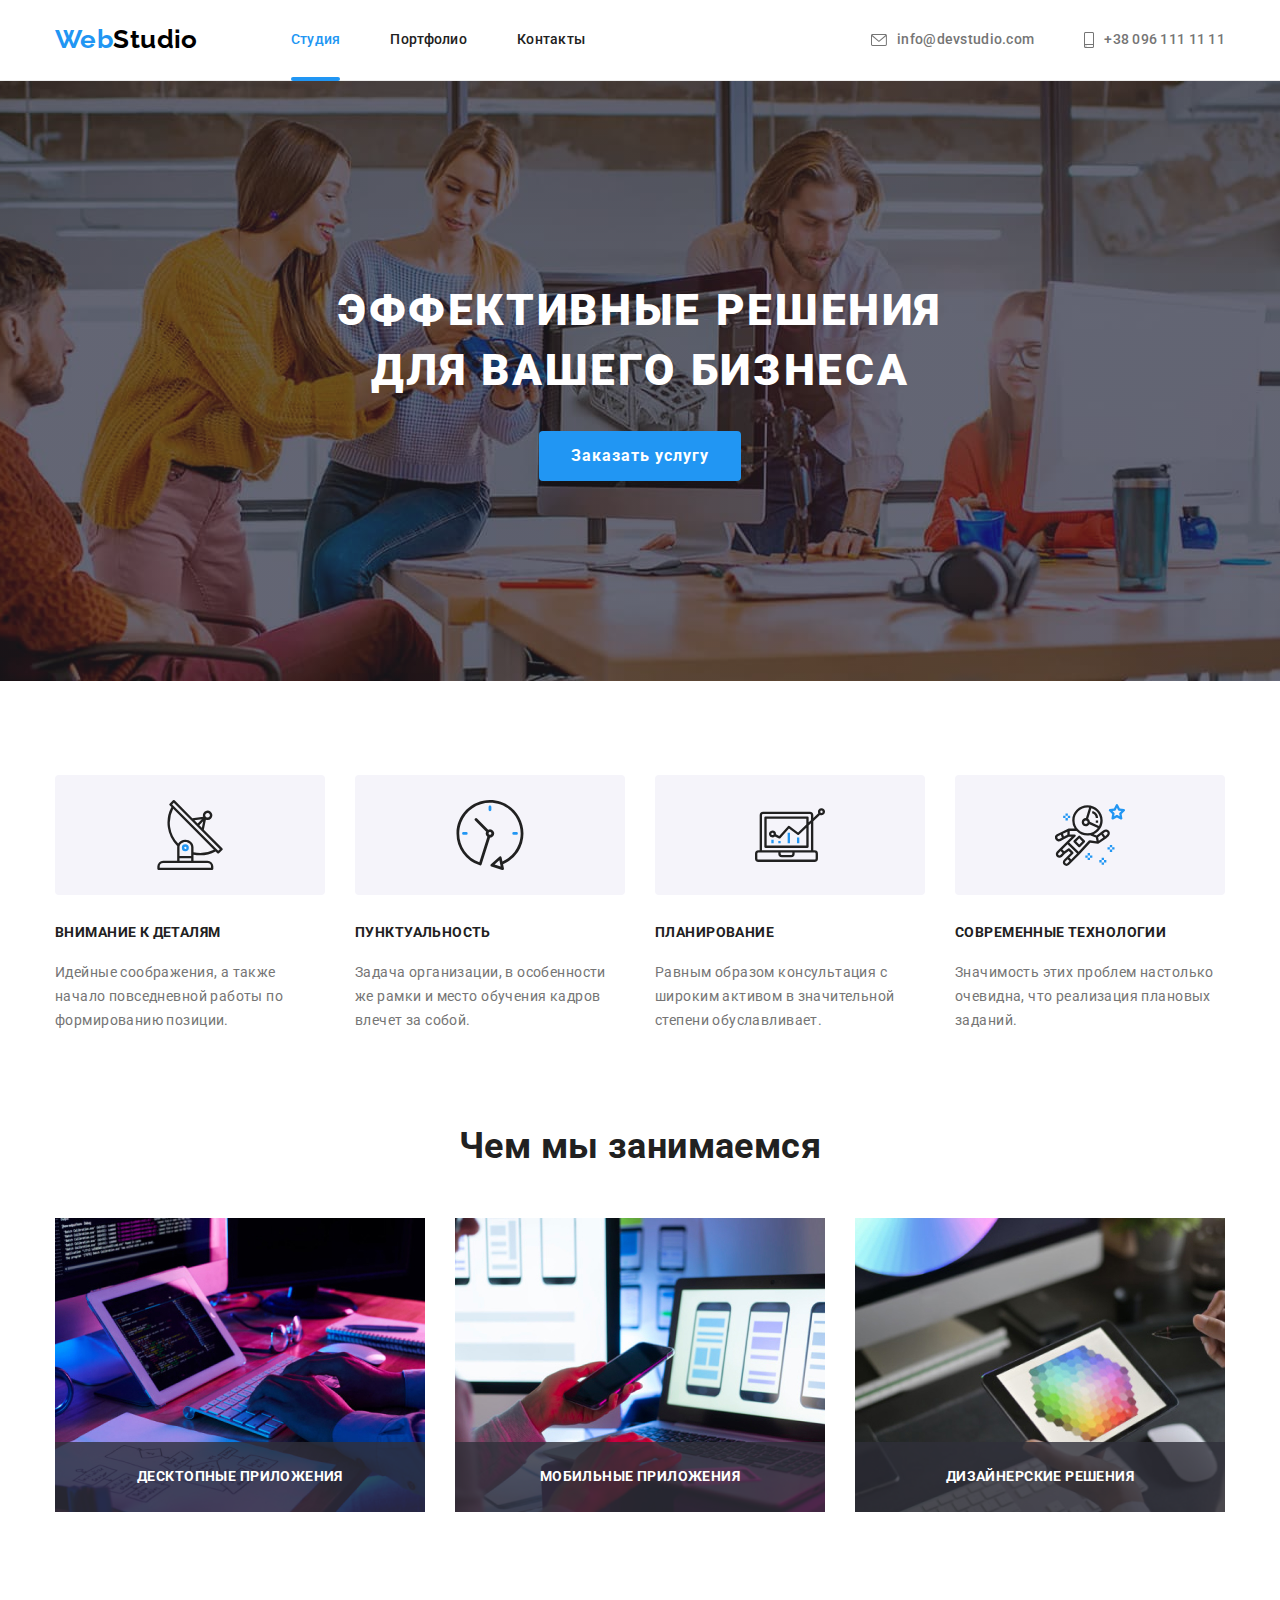
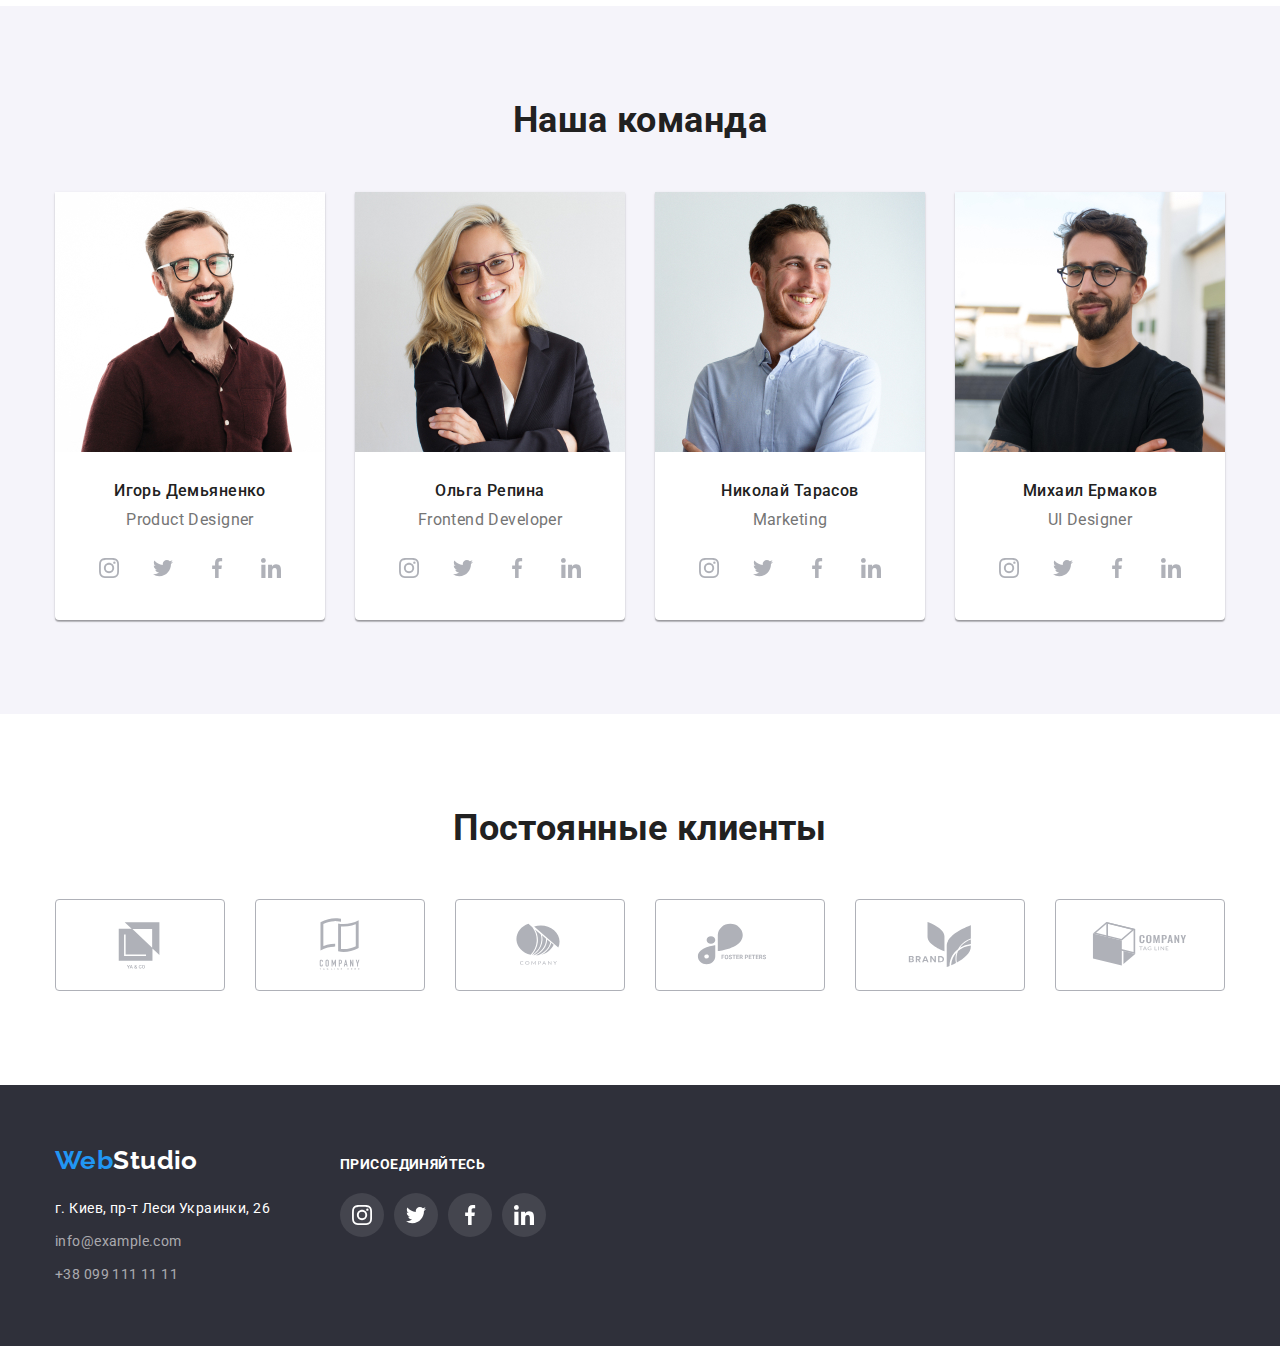
<file: index.html>
<!DOCTYPE html>
<html lang="ru">
  <head>
    <meta charset="UTF-8" />
    <meta http-equiv="X-UA-Compatible" content="IE=edge" />
    <meta name="viewport" content="width=device-width, initial-scale=1.0" />
    <title>WebStudio</title>

    <link rel="preconnect" href="https://fonts.googleapis.com" />
    <link rel="preconnect" href="https://fonts.gstatic.com" crossorigin />
    <link
      href="https://fonts.googleapis.com/css2?family=Raleway:wght@700&family=Roboto:wght@400;500;700;900&display=swap"
      rel="stylesheet"
    />

    <link
      rel="stylesheet"
      href="https://cdnjs.cloudflare.com/ajax/libs/modern-normalize/1.1.0/modern-normalize.min.css"
    />

    <link rel="stylesheet" href="./css/style.css" />
  </head>

  <body>
    <header class="page-header">
      <div class="container main-container">
        <nav class="main-nav">
          <a href="./index.html" class="logo">Web<span class="accent">Studio</span></a>

          <!-- Здесь есть тренировочный файл -->

          <ul class="site-nav list">
            <li class="item item-strip"><a href="" class="nav-link current">Студия</a></li> 
            <li class="item"><a href="./portfolio.html" class="nav-link">Портфолио</a></li>
            <li class="item"><a href="./contact.html" class="nav-link">Контакты</a></li>
          </ul>
        </nav>

        <ul class="contact-nav list">
          <li class="item">
            <div class="icon-envelope">
              <a href="mailto:info@devstudio.com" class="contact-link">
                <svg width="16" height="12" class="svg-envelope">
                  <use href="./images/phone-env.svg#icon-envelope"></use></svg>info@devstudio.com</a>
            </div>
          </li>
          <li class="item">
            <div class="icon-smartphone">
              <a href="tel:+380961111111" class="contact-link">
                <svg width="10" height="16" class="svg-smartphone">
                  <use href="./images/phone-env.svg#icon-smartphone"></use></svg>+38 096 111 11 11</a>
            </div>
          </li>
        </ul>
      </div>
    </header>
     

    <main>
      <section class="hero">
        <h1 class="hero-tittle">Эффективные решения для вашего бизнеса</h1>
        <button type="button" class="button" data-modal-open>Заказать услугу</button>

        <div class="backdrop is-hidden" data-modal>
          <div class="modal">
            <button class="backdrop-button" data-modal-close>
              <svg width="11" height="11" class="svg-close-button">
                <use href="./images/close-button.svg#icon-close-button"></use>
              </svg>
            </button>
          </div>
        </div>
      </section>



      <section class="section-first">
        <div class="container">
          <h2 class="visually-hidden">Преимущества</h2>
          <ul class="feature-list">
            <li class="item">
              <div class="icon-antenna">
                <svg width="70" height="70">
                  <use href="./images/icons.svg#icon-antenna"></use>
                </svg>
              </div>
              <h3 class="feature-tittle">Внимание к деталям</h3>
              <p class="feature-text">
                Идейные соображения, а также начало повседневной работы по формированию позиции.
              </p>
            </li>
            <li class="item">
              <div class="icon-clock">
                <svg width="70" height="70">
                  <use href="./images/icons.svg#icon-clock"></use>
                </svg>
              </div>
              <h3 class="feature-tittle">Пунктуальность</h3>
              <p class="feature-text">
                Задача организации, в особенности же рамки и место обучения кадров влечет за собой.
              </p>
            </li>
            <li class="item">
              <div class="icon-diagram">
                <svg width="70" height="70">
                  <use href="./images/icons.svg#icon-diagram"></use>
                </svg>
              </div>
              <h3 class="feature-tittle">Планирование</h3>
              <p class="feature-text">
                Равным образом консультация с широким активом в значительной степени обуславливает.
              </p>
            </li>
            <li class="item">
              <div class="icon-astronaut">
                <svg width="70" height="70">
                  <use href="./images/icons.svg#icon-astronaut"></use>
                </svg>
              </div>
              <h3 class="feature-tittle">Современные технологии</h3>
              <p class="feature-text">
                Значимость этих проблем настолько очевидна, что реализация плановых заданий.
              </p>
            </li>
          </ul>
        </div>
      </section>

      <section class="section-second">
        <div class="container">
          <h2 class="section-tittle">Чем мы занимаемся</h2>
          <ul class="feature-list">
            <li class="feature-list-item">
              <img class="services-img" src="./images/jpg/box1.jpg" alt="Вид услуги" width="370" />
              <div class="label">
                <p>Десктопные приложения</p>
              </div>
            </li>
            <li class="feature-list-item">
              <img class="services-img" src="./images/jpg/box2.jpg" alt="Вид услуги" width="370" />
              <div class="label">
                <p>Мобильные приложения</p>
              </div>
            </li>
            <li class="feature-list-item">
              <img class="services-img" src="./images/jpg/box3.jpg" alt="Вид услуги" width="370" />
              <div class="label">
                <p>Дизайнерские решения</p>
              </div>
            </li>
          </ul>
        </div>
      </section>

      <section class="section-third">
        <div class="container">
          <h2 class="section-tittle">Наша команда</h2>
          <ul class="feature-list">
            <li class="feature-list-employee">
              <img class="employee-img" src="./images/jpg/emp1.jpg" alt="Работник Игорь" width="270" />
              <div class="profession-employee">
                <h3 class="employee-name">Игорь Демьяненко</h3>
                <p class="employee-text">Product Designer</p>
                <ul class="social-network-items">
                  <li class="list">
                    <a href="https://www.instagram.com/" class="link-instagram">
                      <svg width="20" height="20" class="svg-instagram">
                        <use href="./images/icons.svg#icon-instagram"></use>
                      </svg>
                    </a>
                  </li>
                  <li class="list">
                    <a href="https://twitter.com/" class="link-twitter">
                      <svg width="20" height="20" class="svg-twitter">
                        <use href="./images/icons.svg#icon-twitter"></use>
                      </svg>
                    </a>
                  </li>
                  <li class="list">
                    <a href="https://uk-ua.facebook.com/" class="link-facebook">
                      <svg width="20" height="20" class="svg-facebook">
                        <use href="./images/icons.svg#icon-facebook"></use>
                      </svg>
                    </a>
                  </li>
                  <li class="list">
                    <a href="https://ru.linkedin.com/" class="link-linkedin">
                      <svg width="20" height="20" class="svg-linkedin">
                        <use href="./images/icons.svg#icon-linkedin"></use>
                      </svg>
                    </a>
                  </li>
                </ul>
              </div>
            </li>
            <li class="feature-list-employee">
              <img class="employee-img" src="./images/jpg/emp2.jpg" alt="Работник Ольга" width="270" />
              <div class="profession-employee">
                <h3 class="employee-name">Ольга Репина</h3>
                <p class="employee-text">Frontend Developer</p>
                <ul class="social-network-items">
                  <li class="list">
                    <a href="https://www.instagram.com/" class="link-instagram">
                      <svg width="20" height="20" class="svg-instagram">
                        <use href="./images/icons.svg#icon-instagram"></use>
                      </svg>
                    </a>
                  </li>
                  <li class="list">
                    <a href="https://twitter.com/" class="link-twitter">
                      <svg width="20" height="20" class="svg-twitter">
                        <use href="./images/icons.svg#icon-twitter"></use>
                      </svg>
                    </a>
                  </li>
                  <li class="list">
                    <a href="https://uk-ua.facebook.com/" class="link-facebook">
                      <svg width="20" height="20" class="svg-facebook">
                        <use href="./images/icons.svg#icon-facebook"></use>
                      </svg>
                    </a>
                  </li>
                  <li class="list">
                    <a href="https://ru.linkedin.com/" class="link-linkedin">
                      <svg width="20" height="20" class="svg-linkedin">
                        <use href="./images/icons.svg#icon-linkedin"></use>
                      </svg>
                    </a>
                  </li>
                </ul>
              </div>
            </li>
            <li class="feature-list-employee">
              <img
                class="employee-img"
                src="./images/jpg/emp3.jpg"
                alt="Работник Николай"
                width="270"
              />
              <div class="profession-employee">
                <h3 class="employee-name">Николай Тарасов</h3>
                <p class="employee-text">Marketing</p>
                <ul class="social-network-items">
                  <li class="list">
                    <a href="https://www.instagram.com/" class="link-instagram">
                      <svg width="20" height="20" class="svg-instagram">
                        <use href="./images/icons.svg#icon-instagram"></use>
                      </svg>
                    </a>
                  </li>
                  <li class="list">
                    <a href="https://twitter.com/" class="link-twitter">
                      <svg width="20" height="20" class="svg-twitter">
                        <use href="./images/icons.svg#icon-twitter"></use>
                      </svg>
                    </a>
                  </li>
                  <li class="list">
                    <a href="https://uk-ua.facebook.com/" class="link-facebook">
                      <svg width="20" height="20" class="svg-facebook">
                        <use href="./images/icons.svg#icon-facebook"></use>
                      </svg>
                    </a>
                  </li>
                  <li class="list">
                    <a href="https://ru.linkedin.com/" class="link-linkedin">
                      <svg width="20" height="20" class="svg-linkedin">
                        <use href="./images/icons.svg#icon-linkedin"></use>
                      </svg>
                    </a>
                  </li>
                </ul>
              </div>  
            </li>
            <li class="feature-list-employee">
              <img class="employee-img" src="./images/jpg/emp4.jpg" alt="Работник Михаил" width="270" />
              <div class="profession-employee">
                <h3 class="employee-name">Михаил Ермаков</h3>
                <p class="employee-text">UI Designer</p>
                <ul class="social-network-items">
                  <li class="list">
                    <a href="https://www.instagram.com/" class="link-instagram">
                      <svg width="20" height="20" class="svg-instagram">
                        <use href="./images/icons.svg#icon-instagram"></use>
                      </svg>
                    </a>
                  </li>
                  <li class="list">
                    <a href="https://twitter.com/" class="link-twitter">
                      <svg width="20" height="20" class="svg-twitter">
                        <use href="./images/icons.svg#icon-twitter"></use>
                      </svg>
                    </a>
                  </li>
                  <li class="list">
                    <a href="https://uk-ua.facebook.com/" class="link-facebook">
                      <svg width="20" height="20" class="svg-facebook">
                        <use href="./images/icons.svg#icon-facebook"></use>
                      </svg>
                    </a>
                  </li>
                  <li class="list">
                    <a href="https://ru.linkedin.com/" class="link-linkedin">
                      <svg width="20" height="20" class="svg-linkedin">
                        <use href="./images/icons.svg#icon-linkedin"></use>
                      </svg>
                    </a>
                  </li>
                </ul>
              </div>
            </li>
          </ul>
        </div>
      </section>

      <section class="section-fourth">
        <div class="container">
          <h2 class="section-tittle">Постоянные клиенты</h2>
          <ul class="feature-list">
            <li class="feature-list-clients">
              <a href="" class="link-clients">
                <svg width="106" height="60" class="svg-client1">
                  <use href="./images/clients.svg#icon-client1"></use>
                </svg>
              </a>
            </li>
            <li class="feature-list-clients">
              <a href="" class="link-clients">
                <svg width="106" height="60" class="svg-client2">
                  <use href="./images/clients.svg#icon-client2"></use>
                </svg>
              </a>
            </li>
            <li class="feature-list-clients">
              <a href="" class="link-clients">
                <svg width="106" height="60" class="svg-client3">
                  <use href="./images/clients.svg#icon-client3"></use>
                </svg>
              </a>
            </li>
            <li class="feature-list-clients">
              <a href="" class="link-clients">
                <svg width="106" height="60" class="svg-client4">
                  <use href="./images/clients.svg#icon-client4"></use>
                </svg>
              </a>
            </li>
            <li class="feature-list-clients">
              <a href="" class="link-clients">
                <svg width="106" height="60" class="svg-client5">
                  <use href="./images/clients.svg#icon-client5"></use>
                </svg>
              </a>
            </li>
            <li class="feature-list-clients">
              <a href="" class="link-clients">
                <svg width="106" height="60" class="svg-client6">
                  <use href="./images/clients.svg#icon-client6"></use>
                </svg>
              </a>
            </li>
          </ul>
        </div>
      </section>
    </main>

    <footer class="footer">
      <div class="container container-footer">
        <div class="first-footer-flex-container">
          <div class="footer-logo-container">
            <a href="" class="logo">Web<span class="accent">Studio</span></a>
            <address>
              <ul class="footer-contact list">
                <li class="footer-contact-item">
                  <a href="" class="footer-nav-address">г. Киев, пр-т Леси Украинки, 26</a>
                </li>
                <li class="footer-contact-item">
                  <a href="mailto:info@example.com" class="contact-link">info@example.com</a>
                </li>
                <li class="footer-contact-item">
                  <a href="tel:+380991111111" class="contact-link">+38 099 111 11 11</a>
                </li>
              </ul>
            </address>
          </div>
        </div>

        <div class="second-footer-flex-container">
          <h2 class="feature-tittle">Присоединяйтесь</h2>
          <ul class="footer-network-items">
            <li class="list">
              <a href="https://www.instagram.com/" class="link-instagram">
                <svg width="20" height="20" class="svg-inst">
                  <use href="./images/icons.svg#icon-instagram2"></use>
                </svg>
              </a>
            </li>
            <li class="list">
              <a href="https://twitter.com/" class="link-twitter">
                <svg width="20" height="20" class="svg-twitter">
                  <use href="./images/icons.svg#icon-twitter2"></use>
                </svg>
              </a>
            </li>
            <li class="list">
              <a href="https://uk-ua.facebook.com/" class="link-facebook">
                <svg width="20" height="20" class="svg-facebook">
                  <use href="./images/icons.svg#icon-facebook2"></use>
                </svg>
              </a>
            </li>
            <li class="list">
              <a href="https://ru.linkedin.com/" class="link-linkedin">
                <svg width="20" height="20" class="svg-linkedin">
                  <use href="./images/icons.svg#icon-linkedin2"></use>
                </svg>
              </a>
            </li>
          </ul>
        </div>
      </div>
    </footer>
    <script src="./js/modal.js"></script>
  </body>
</html>
</file>
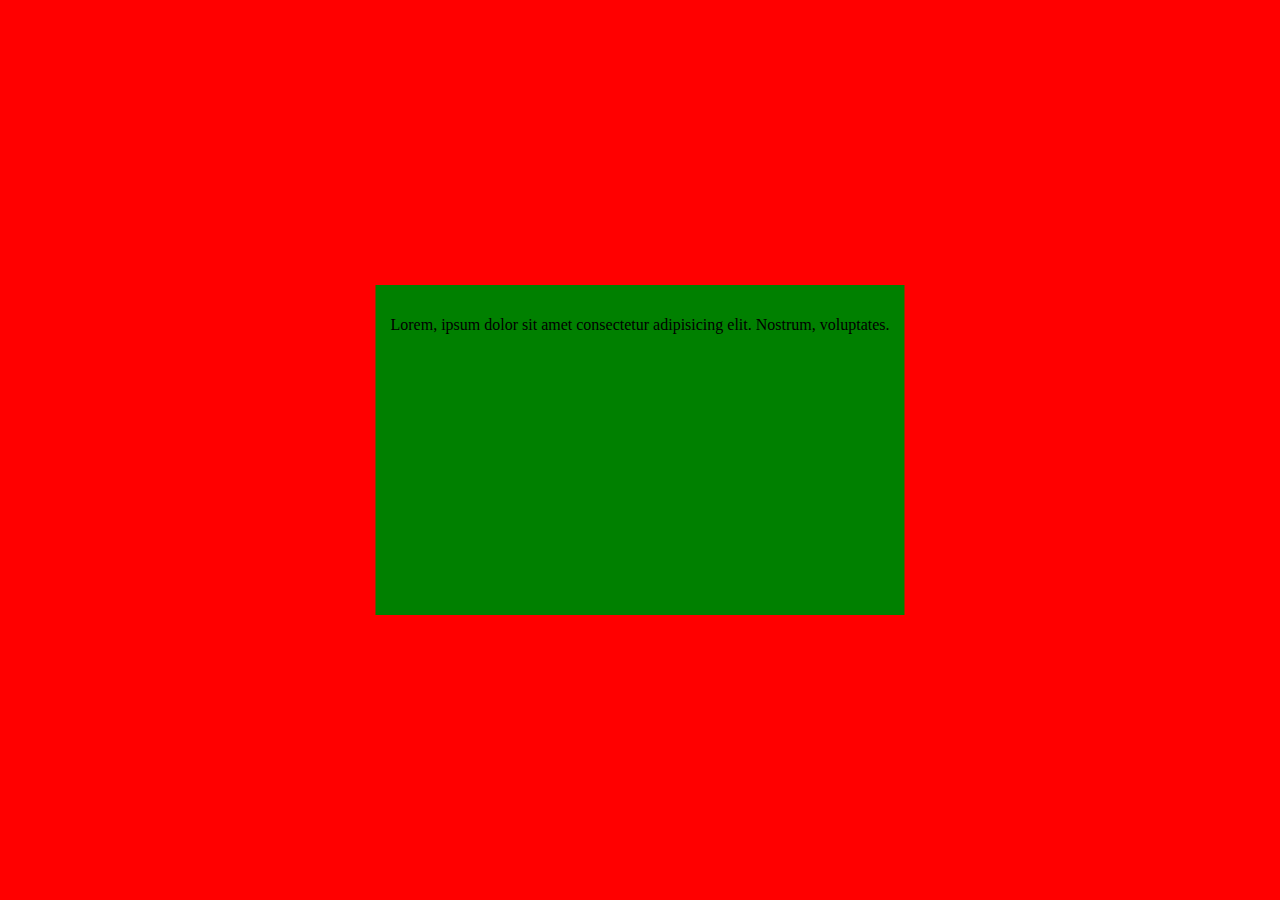
<file: contact.html>
<!DOCTYPE html>
<html lang="en">
<head>
  <meta charset="UTF-8">
  <meta http-equiv="X-UA-Compatible" content="IE=edge">
  <meta name="viewport" content="width=device-width, initial-scale=1.0">
  <link rel="stylesheet" href="./css/contact.css">
  <title>Document</title>
</head>
<body>


  <div class="backdrop is-hidden">
    <div class="modal">
      <p>Lorem, ipsum dolor sit amet consectetur adipisicing elit. Nostrum, voluptates.</p>
    </div>
  </div>

</body>
</html>
</file>
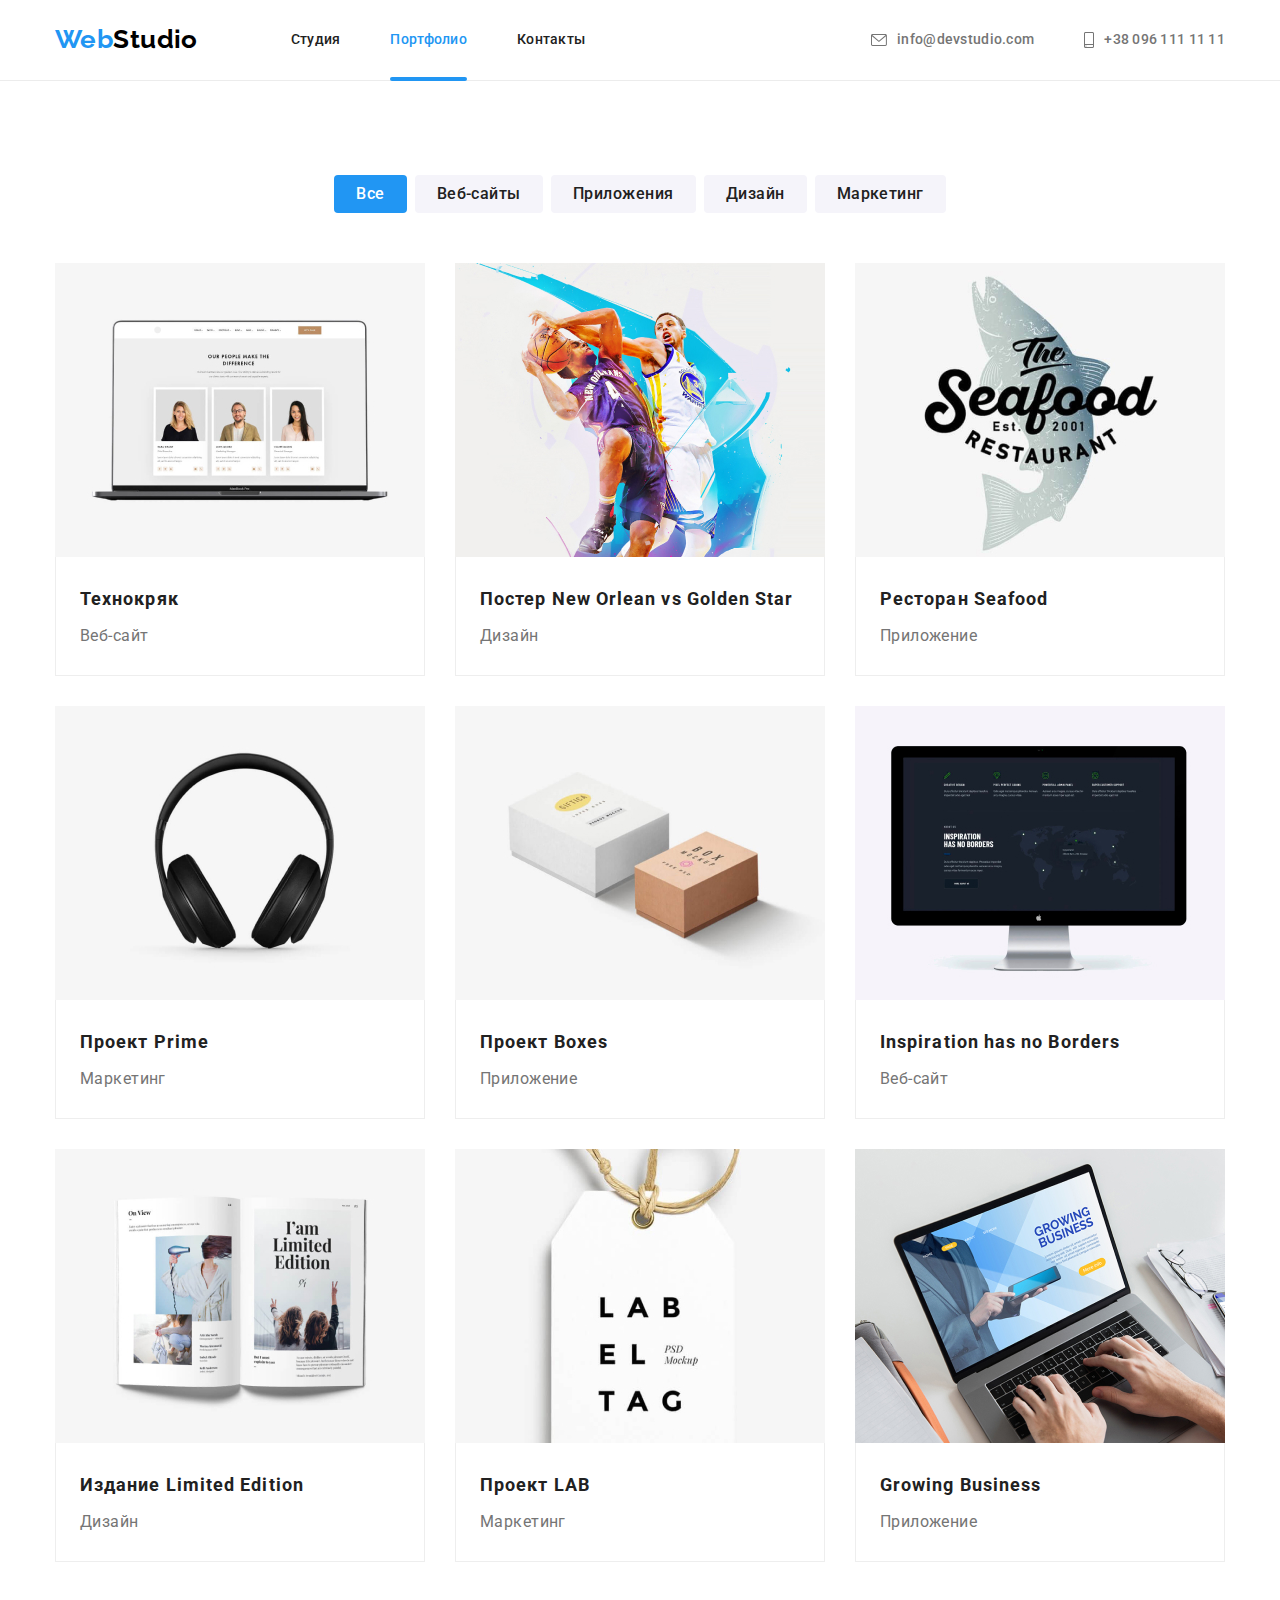
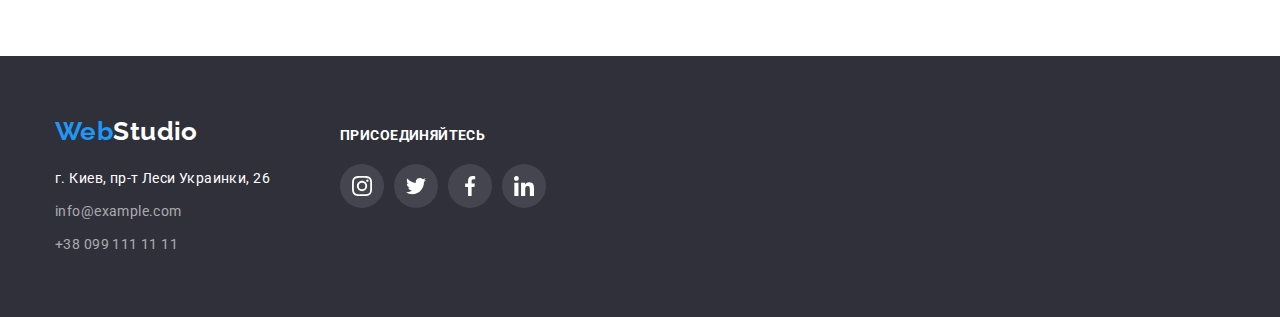
<file: portfolio.html>
<!DOCTYPE html>
<html lang="ru">
  <head>
    <meta charset="UTF-8" />
    <meta http-equiv="X-UA-Compatible" content="IE=edge" />
    <meta name="viewport" content="width=device-width, initial-scale=1.0" />
    <title>WebStudio</title>

    <link rel="preconnect" href="https://fonts.googleapis.com" />
    <link rel="preconnect" href="https://fonts.gstatic.com" crossorigin />
    <link
      href="https://fonts.googleapis.com/css2?family=Raleway:wght@700&family=Roboto:wght@400;500;700;900&display=swap"
      rel="stylesheet"
    />

    <link
      rel="stylesheet"
      href="https://cdnjs.cloudflare.com/ajax/libs/modern-normalize/1.1.0/modern-normalize.min.css"
    />

    <link rel="stylesheet" href="./css/style.css" />
  </head>

  <body>
    <header class="page-header">
      <div class="container main-container">
        <nav class="main-nav">
          <a href="./index.html" class="logo">Web<span class="accent">Studio</span></a>

          <ul class="site-nav list">
            <li class="item"><a href="./index.html" class="nav-link">Студия</a></li>
            <li class="item item-strip"><a href="" class="nav-link current current-portfolio">Портфолио</a></li>
            <li class="item"><a href="./contact.html" class="nav-link">Контакты</a></li>
          </ul>
        </nav>

        <ul class="contact-nav list">
          <li class="item">
            <div class="icon-envelope">
              <a href="mailto:info@devstudio.com" class="contact-link">
                <svg width="16" height="12" class="svg-envelope">
                  <use href="./images/phone-env.svg#icon-envelope"></use>
                </svg>info@devstudio.com</a>
            </div>
          </li>
          <li class="item">
            <div class="icon-smartphone">
              <a href="tel:+380961111111" class="contact-link">
                <svg width="10" height="16" class="svg-smartphone">
                  <use href="./images/phone-env.svg#icon-smartphone"></use>
                </svg>+38 096 111 11 11</a>
            </div>
          </li>
        </ul>
      </div>
    </header>

    <main>
      <section class="portfolio-section">
        <div class="container">
          <h1 class="visually-hidden">Наши проекты</h1>
          <ul class="list list-button">
            <li class="item">
              <button type="button" class="secondary-button currently-active">Все</button>
            </li>
            <li class="item"><button type="button" class="secondary-button">Веб-сайты</button></li>
            <li class="item"><button type="button" class="secondary-button">Приложения</button></li>
            <li class="item"><button type="button" class="secondary-button">Дизайн</button></li>
            <li class="item"><button type="button" class="secondary-button">Маркетинг</button></li>
          </ul>

          <!-- Ниже, если overlay-text дать не p, а обернуть в div.overlay-text с p, ничего не изменится -->
          <ul class="list wrap-list">
            <li class="wrap-element">
              <a href="" class="link-wrap-element">
                <div class="hidden-box">
                  <img class="wrap-img" src="./images/jpg/project1.jpg" alt="Технокряк" width="370" />
                  <p class="overlay-text">Ресурс предлагает комплексные предложения с разным уровнем функционала и сервисов. Все это позволит посетителю получить исчерпывающие сведения о компании или частном лице.</p>
                </div>
                <div class="projects-description">
                <h2 class="project-tittle">Технокряк</h2>
                <p class="project-text">Веб-сайт</p>
              </div>
              </a>
            </li>
            <li class="wrap-element">
              <a href="" class="link-wrap-element">
                <div class="hidden-box">
                  <img class="wrap-img" src="./images/jpg/project2.jpg" alt="Постер New Orlean vs Golden Star" width="370" />
                  <p class="overlay-text">Ресурс предлагает комплексные предложения с разным уровнем функционала и сервисов. Все это позволит посетителю получить исчерпывающие сведения о компании или частном лице.</p>
                </div>
                <div class="projects-description">
                <h2 class="project-tittle">Постер New Orlean vs Golden Star</h2>
                <p class="project-text">Дизайн</p>
              </div>
              </a>
            </li>
            <li class="wrap-element">
              <a href="" class="link-wrap-element">
                <div class="hidden-box">
                  <img class="wrap-img" src="./images/jpg/project3.jpg" alt="Ресторан Seafood" width="370" />
                  <p class="overlay-text">Ресурс предлагает комплексные предложения с разным уровнем функционала и сервисов. Все это позволит посетителю получить исчерпывающие сведения о компании или частном лице.</p>
                </div>
                <div class="projects-description">
                <h2 class="project-tittle">Ресторан Seafood</h2>
                <p class="project-text">Приложение</p>
              </div>
              </a>
            </li>
            <li class="wrap-element">
              <a href="" class="link-wrap-element">
                <div class="hidden-box">
                  <img class="wrap-img" src="./images/jpg/project4.jpg" alt="Проект Prime" width="370" />
                  <p class="overlay-text">Ресурс предлагает комплексные предложения с разным уровнем функционала и сервисов. Все это позволит посетителю получить исчерпывающие сведения о компании или частном лице.</p>
                </div>
                <div class="projects-description">
                <h2 class="project-tittle">Проект Prime</h2>
                <p class="project-text">Маркетинг</p>
              </div>
              </a>
            </li>
            <li class="wrap-element">
              <a href="" class="link-wrap-element">
                <div class="hidden-box">
                  <img class="wrap-img" src="./images/jpg/project5.jpg" alt="Проект Boxes" width="370" />
                  <p class="overlay-text">Ресурс предлагает комплексные предложения с разным уровнем функционала и сервисов. Все это позволит посетителю получить исчерпывающие сведения о компании или частном лице.</p>
                </div>
                <div class="projects-description">
                <h2 class="project-tittle">Проект Boxes</h2>
                <p class="project-text">Приложение</p>
              </div>
              </a>
            </li>
            <li class="wrap-element">
              <a href="" class="link-wrap-element">
                <div class="hidden-box">
                  <img class="wrap-img" src="./images/jpg/project6.jpg" alt="Inspiration has no Borders" width="370" />
                  <p class="overlay-text">Ресурс предлагает комплексные предложения с разным уровнем функционала и сервисов. Все это позволит посетителю получить исчерпывающие сведения о компании или частном лице.</p>
                </div>
                <div class="projects-description">
                <h2 class="project-tittle">Inspiration has no Borders</h2>
                <p class="project-text">Веб-сайт</p>
              </div>
              </a>
            </li>
            <li class="wrap-element">
              <a href="" class="link-wrap-element">
                <div class="hidden-box">
                  <img class="wrap-img" src="./images/jpg/project7.jpg" alt="Издание Limited Edition" width="370" />
                  <p class="overlay-text">Ресурс предлагает комплексные предложения с разным уровнем функционала и сервисов. Все это позволит посетителю получить исчерпывающие сведения о компании или частном лице.</p>
                </div>
                <div class="projects-description">
                <h2 class="project-tittle">Издание Limited Edition</h2>
                <p class="project-text">Дизайн</p>
              </div>
              </a>
            </li>
            <li class="wrap-element">
              <a href="" class="link-wrap-element">
                <div class="hidden-box">
                  <img class="wrap-img" src="./images/jpg/project8.jpg" alt="Проект LAB" width="370" />
                  <p class="overlay-text">Ресурс предлагает комплексные предложения с разным уровнем функционала и сервисов. Все это позволит посетителю получить исчерпывающие сведения о компании или частном лице.</p>
                </div>
                <div class="projects-description">
                <h2 class="project-tittle">Проект LAB</h2>
                <p class="project-text">Маркетинг</p>
              </div>
              </a>
            </li>
            <li class="wrap-element">
              <a href="" class="link-wrap-element">
                <div class="hidden-box">
                  <img class="wrap-img" src="./images/jpg/project9.jpg" alt="Growing Business" width="370" />
                  <p class="overlay-text">Ресурс предлагает комплексные предложения с разным уровнем функционала и сервисов. Все это позволит посетителю получить исчерпывающие сведения о компании или частном лице.</p>
                </div>
                <div class="projects-description">
                <h2 class="project-tittle">Growing Business</h2>
                <p class="project-text">Приложение</p>
              </div>
              </a>
            </li>
          </ul>
        </div>
      </section>
    </main>

    <footer class="footer">
      <div class="container container-footer">
        <div class="first-footer-flex-container">
          <div class="footer-logo-container">
            <a href="" class="logo">Web<span class="accent">Studio</span></a>
            <address>
              <ul class="footer-contact list">
                <li class="footer-contact-item">
                  <a href="" class="footer-nav-address">г. Киев, пр-т Леси Украинки, 26</a>
                </li>
                <li class="footer-contact-item">
                  <a href="mailto:info@example.com" class="contact-link">info@example.com</a>
                </li>
                <li class="footer-contact-item">
                  <a href="tel:+380991111111" class="contact-link">+38 099 111 11 11</a>
                </li>
              </ul>
            </address>
          </div>
        </div>

        <div class="second-footer-flex-container">
          <h2 class="feature-tittle">Присоединяйтесь</h2>
          <ul class="footer-network-items">
            <li class="list">
              <a href="https://www.instagram.com/" class="link-instagram">
                <svg width="20" height="20" class="svg-inst">
                  <use href="./images/icons.svg#icon-instagram2"></use>
                </svg>
              </a>
            </li>
            <li class="list">
              <a href="https://twitter.com/" class="link-twitter">
                <svg width="20" height="20" class="svg-twitter">
                  <use href="./images/icons.svg#icon-twitter2"></use>
                </svg>
              </a>
            </li>
            <li class="list">
              <a href="https://uk-ua.facebook.com/" class="link-facebook">
                <svg width="20" height="20" class="svg-facebook">
                  <use href="./images/icons.svg#icon-facebook2"></use>
                </svg>
              </a>
            </li>
            <li class="list">
              <a href="https://ru.linkedin.com/" class="link-linkedin">
                <svg width="20" height="20" class="svg-linkedin">
                  <use href="./images/icons.svg#icon-linkedin2"></use>
                </svg>
              </a>
            </li>
          </ul>
        </div>
      </div>
    </footer>
  </body>
</html>
</file>
<file: css/style.css>
:root {
  --primary-text-color: #212121;
  --secondary-text-color: #757575;
  --accent-color: #2196f3;
  --bcg-color: #2f303a;
  --primary-letter-spacing: 0.03em;
  --secondary-letter-spacing: 0.02em;
  --hero-letter-spacing: 0.06em;
  --transition-duration: 250ms;
  --timing-function: cubic-bezier(0.4, 0, 0.2, 1);
}

body {
  color: var(--primary-text-color);
  background-color: #fff;

  font-size: 14px;
  font-family: Roboto, sans-serif;
  letter-spacing: var(--primary-letter-spacing);
}

h,
p {
  margin: 0;
}

ul {
  padding: 0;
}

.hero-tittle {
  margin: 0 auto 30px;

  letter-spacing: var(--hero-letter-spacing);
  font-weight: 900;
  font-size: 44px;
  max-width: 696px;
  line-height: 1.36;
  text-align: center;
  text-transform: uppercase;
}

.hero {
  padding: 200px 0px;
  margin: auto;
  text-align: center;

  background-image: linear-gradient(rgba(47, 48, 58, 0.4), rgba(47, 48, 58, 0.4)),
    url('../images/jpg/bcg-img.jpg');

  background-repeat: no-repeat;
  background-position: 50% 50%;
  max-width: 1600px;
}

/* Добавляем иконки в хедер и стилизируем их */

/* Конверт */

.icon-envelope {
  fill: #757575;
}

.icon-envelope:hover {
  fill: #2196f3;
}

.svg-envelope,
.svg-smartphone {
  margin-right: 10px;

  transition-property: fill;
  transition-duration: var(--transition-duration);
  transition-timing-function: var(--timing-function);
}

.contact-nav .contact-link {
  display: flex;
  align-items: center;
}

/* Телефон */

.icon-smartphone {
  fill: #757575;
}

.icon-smartphone:hover {
  fill: #2196f3;
}

/* Добавляем иконки в feature-list и стилизируем их */

.icon-antenna,
.icon-clock,
.icon-diagram,
.icon-astronaut {
  display: flex;
  width: 270px;
  height: 120px;
  background: #f5f4fa;
  border-radius: 4px;
  justify-content: center;
  align-items: center;
  margin-bottom: 30px;
}

/* Добавляем иконки соц.сетей и стилизируем их */

.social-network-items {
  display: flex;
  justify-content: center;
}

.social-network-items li + li {
  margin-left: 10px;
}

.link-instagram,
.link-twitter,
.link-facebook,
.link-linkedin {
  display: flex;
  justify-content: center;
  align-items: center;
  width: 44px;
  height: 44px;
  border-radius: 50%;

  transition-property: background-color;
  transition-duration: var(--transition-duration);
  transition-timing-function: var(--timing-function);
}

.link-instagram:hover,
.link-twitter:hover,
.link-facebook:hover,
.link-linkedin:hover,
.link-instagram:focus,
.link-twitter:focus,
.link-facebook:focus,
.link-linkedin:focus {
  background-color: #2196f3;
}

.svg-instagram,
.svg-twitter,
.svg-facebook,
.svg-linkedin {
  fill: #afb1b8;

  transition: fill var(--transition-duration) var(--timing-function);
}

.link-instagram:hover .svg-instagram,
.link-twitter:hover .svg-twitter,
.link-facebook:hover .svg-facebook,
.link-linkedin:hover .svg-linkedin,
.link-instagram:focus .svg-instagram,
.link-twitter:focus .svg-twitter,
.link-facebook:focus .svg-facebook,
.link-linkedin:focus .svg-linkedin {
  fill: #ffffff;
}

/* Стилизируем иконки наших клиентов */

.feature-list-clients {
  width: calc((100%-150px) / 6);
  height: 92px;

  cursor: pointer;
}

.link-clients {
  display: flex;
  justify-content: center;
  align-items: center;
  width: 170px;
  height: 92px;
  border: 1px solid #afb1b8;
  border-radius: 4px;

  transition-property: border;
  transition-duration: var(--transition-duration);
  transition-timing-function: var(--timing-function);
}

.feature-list-clients:hover .link-clients {
  border: 1px solid #2196f3;
}

.svg-client1,
.svg-client2,
.svg-client3,
.svg-client4,
.svg-client5,
.svg-client6 {
  fill: #afb1b8;

  transition-property: fill;
  transition-duration: var(--transition-duration);
  transition-timing-function: cubic-bezier(0.4, 0, 0.2, 1);
}

.link-clients:hover .svg-client1,
.link-clients:hover .svg-client2,
.link-clients:hover .svg-client3,
.link-clients:hover .svg-client4,
.link-clients:hover .svg-client5,
.link-clients:hover .svg-client6,
.link-clients:focus .svg-client1,
.link-clients:focus .svg-client2,
.link-clients:focus .svg-client3,
.link-clients:focus .svg-client4,
.link-clients:focus .svg-client5,
.link-clients:focus .svg-client6 {
  fill: #2196f3;

  transition-property: fill;
  transition-duration: var(--transition-duration);
  transition-timing-function: cubic-bezier(0.4, 0, 0.2, 1);
}

.both-of-sections,
.section-third,
.section-fourth {
  padding-top: 94px;
  padding-bottom: 94px;
}

h2 {
  margin-top: 0;
  margin-bottom: 0;
}

.feature-list,
.list {
  padding: 0;
  margin: 0;
  list-style: none;
}

.feature-list {
  display: flex;
}

.feature-list .item {
  width: 270px;
}

.projects-description {
  padding: 24px 24px;
  border-bottom: 1px solid #eeeeee;
  border-right: 1px solid #eeeeee;
  border-left: 1px solid #eeeeee;
}

.project-tittle {
  margin-bottom: 4px;
  font-size: 18px;
  line-height: 2;
  letter-spacing: var(--hero-letter-spacing);
}

.project-text {
  margin-top: 0;
  margin-bottom: 0px;
  color: var(--secondary-text-color);
  font-size: 16px;
  line-height: 1.88;
}

.feature-tittle {
  margin-top: 0px;
  margin-bottom: 20px;

  font-size: 14px;
  line-height: 1.14;
  text-transform: uppercase;
}

.logo {
  color: var(--accent-color);

  font-family: Raleway, sans-serif;
  font-weight: 700;
  font-size: 26px;
  line-height: 1.2;
  text-decoration: none;
}

.container > .logo {
  display: inline-block;
  margin-bottom: 20px;
}

.container {
  margin-left: auto;
  margin-right: auto;
  width: 1200px;
  padding-right: 15px;
  padding-left: 15px;
}

.page-header {
  border-bottom: 1px solid #ececec;
}

.accent {
  color: #000000;
}

.footer .logo .accent {
  color: #ffffff;
}

.site-nav .nav-link {
  color: var(--primary-text-color);
}

.contact-nav .contact-link,
.feature-text,
.employee-text {
  color: var(--secondary-text-color);
}

.site-nav .nav-link,
.contact-nav .contact-link,
.footer-nav-address,
.footer-contact .contact-link {
  text-decoration: none;
}

.footer-contact {
  display: inline-block;
}

.footer {
  padding-top: 60px;
  padding-bottom: 60px;
}

.feature-text,
.footer-contact.list {
  line-height: 1.71;
}

.feature-text {
  margin-top: 0;
  margin-bottom: 0;
}

.footer-contact.list {
  font-weight: 400;
}

address {
  font-style: normal;
}

.section-tittle {
  margin-bottom: 50px;

  font-size: 36px;
  line-height: 1.16;
  text-align: center;
}

.employee-name {
  margin-top: 0;
  margin-bottom: 10px;
}

.employee-img {
  display: block;
}

.section-first {
  padding-top: 94px;
  padding-bottom: 94px;
}

.employee-name {
  font-weight: 500;
  font-size: 16px;
  line-height: 1.18;
  text-align: center;
}

.employee-text {
  margin-top: 0;
  margin-bottom: 16px;

  font-size: 16px;
  line-height: 1.18;
  text-align: center;
}

.profession-employee {
  padding-top: 30px;
  padding-bottom: 30px;
  padding-left: 5px;
  padding-right: 5px;
}

.site-nav .nav-link,
.contact-nav .contact-link,
.footer-contact .contact-link {
  transition-property: color;
  transition-duration: var(--transition-duration);
  transition-timing-function: var(--timing-function);
}

.site-nav .nav-link:hover,
.contact-nav .contact-link:hover,
.footer-contact .contact-link:hover,
.site-nav .nav-link:focus,
.contact-nav .contact-link:focus,
.footer-contact .contact-link:focus {
  color: var(--accent-color);
}

.main-container {
  display: flex;
  align-items: center;
}

.portfolio-section {
  padding-top: 94px;
  padding-bottom: 94px;
}

.main-nav {
  display: flex;
  align-items: center;
}

.site-nav,
.contact-nav {
  letter-spacing: var(--secondary-letter-spacing);
  font-weight: 500;
  line-height: 1.14;
}

.visually-hidden {
  position: absolute;
  width: 1px;
  height: 1px;
  margin: -1px;
  border: 0;
  padding: 0;

  white-space: nowrap;
  clip-path: inset(100%);
  clip: rect(0 0 0 0);
  overflow: hidden;
}

.site-nav {
  display: flex;
  margin-left: 93px;
}

.site-nav .item + .item,
.contact-nav .item + .item {
  margin-left: 50px;
}

.site-nav .nav-link {
  display: block;
  padding-top: 32px;
  padding-bottom: 32px;
}

.contact-nav {
  display: flex;
  margin-left: auto;
}

.site-nav .nav-link.current {
  color: var(--accent-color);
}

/* Делаем полосу под "Студия" при ховере */

.item-strip {
  position: relative;
}

.nav-link.current::after {
  position: absolute;
  content: '';
  width: 100%;
  height: 4px;
  bottom: -1px;
  right: 0px;
  background-color: #2196F3;
  border-radius: 2px;
  /* display: none; */
}

/* .nav-link.current:hover::after,
.nav-link.current:focus::after {
  display: inline-flex;
} */

/* Делаем полосу под "Портфолио" при ховере */

.site-nav .current-portfolio::after {
  position: absolute;
  content: '';
  width: 100%;
  height: 4px;
  bottom: -1px;
  right: 0px;
  background-color: #2196F3;
  border-radius: 2px;
}

.button {
  display: inline-block;
  border-radius: 4px;
  padding: 10px 32px;
  min-width: 200px;

  color: #ffffff;
  background-color: var(--accent-color);

  letter-spacing: var(--hero-letter-spacing);
  font-family: 'Roboto';
  font-weight: 700;
  font-size: 16px;
  line-height: 1.88;
  align-items: center;
  text-align: center;

  cursor: pointer;
  border: none;

  transition-property: background-color;
  transition-duration: var(--transition-duration);
  transition-timing-function: var(--timing-function);
}

.button:hover {
  background-color: #188CE8;
}

.secondary-button {
  display: block;
  border-radius: 4px;
  padding: 6px 22px;

  color: var(--primary-text-color);
  background-color: #f5f4fa;

  font-family: 'Roboto';
  font-weight: 500;
  font-size: 16px;
  line-height: 1.62;
  text-align: center;
  letter-spacing: var(--primary-letter-spacing);

  cursor: pointer;
  border: none;

  transition-property: background-color, box-shadow, color;
  transition-duration: var(--transition-duration);
  transition-timing-function: var(--timing-function);
}

.currently-active {
  color: #ffffff;
  background-color: #2196f3;
}

.secondary-button:hover,
.secondary-button:focus {
  color: #ffffff;
  background-color: var(--accent-color);

  box-shadow: 0px 3px 1px rgba(0, 0, 0, 0.1), 0px 1px 2px rgba(0, 0, 0, 0.08),
    0px 2px 2px rgba(0, 0, 0, 0.12);
}

.footer,
.hero {
  background-color: var(--bcg-color);
}

.footer-contact .contact-link {
  color: #ffffff99;
}

.footer-nav-address,
.hero-tittle {
  color: #ffffff;
}

.section-second {
  padding-bottom: 94px;
}

.section-third {
  background-color: #f5f4fa;
}

/* 
мелкий текст #757575 
жирный текст #212121
цвет лого черный #000000
цвет лого синий #2196F3
цвет кнопки (accent) #2196F3;
цвет h1 #FFFFFF
цвет фона h1 и футера #2F303A
цвет фона сотрудников #F5F4FA
#FFFFFF99 60% для почты и телефона в футере
*/

/* Ниже селекторы для Портфолио */

.wrap-list {
  display: flex;
  flex-wrap: wrap;
}

.wrap-element {
  width: calc((100% - 60px) / 3);
  margin-right: 30px;
  margin-bottom: 30px;

  cursor: pointer;
}

.wrap-element .wrap-img {
  display: block;
  position: relative;
}

/* Делаем overlay для наших проектов */

.hidden-box {
  position: relative;
  overflow: hidden;
}

.overlay-text {
  position: absolute;
  top: 0;
  transform: translateY(100%);
  opacity: 0;

  background-color: #2196f3;
  color: #ffffff;
  line-height: 1.55;
  padding: 63px 24px;
  font-size: 18px;

  transition-property: background-color, transform, opacity;
  transition-duration: var(--transition-duration);
  transition-timing-function: var(--timing-function);

  overflow: hidden;
}

.link-wrap-element {
  text-decoration: none;
  color: var(--primary-text-color);

  transition-property: box-shadow;
  transition-duration: var(--transition-duration);
  transition-timing-function: var(--timing-function);
}


.link-wrap-element:hover .overlay-text,
.link-wrap-element:focus .overlay-text {
  background-color: rgba(33, 150, 243, 0.9);
  transform: translateY(0);
  opacity: 1;
}

.wrap-element:hover,
.wrap-element:focus {
  box-shadow: 0px 1px 1px rgba(0, 0, 0, 0.12), 0px 4px 4px rgba(0, 0, 0, 0.06),
    1px 4px 6px rgba(0, 0, 0, 0.16);
}

.wrap-element:nth-child(3n) {
  margin-right: 0px;
}

.wrap-element:nth-last-child(-n + 3) {
  margin-bottom: 0;
}

.list-button {
  display: flex;
  justify-content: center;
  margin-bottom: 50px;
}

.list-button .item + .item {
  margin-left: 8px;
}

h1 {
  margin: 0;
}

.feature-list .item {
  width: calc((100% - 90px) / 4);
}

.feature-list .item + .item,
.feature-list-employee + .feature-list-employee,
.feature-list-item + .feature-list-item,
.feature-list-clients + .feature-list-clients {
  margin-left: 30px;
}

.feature-list-item {
  position: relative;

  width: calc((100% - 60px) / 3);
}

/* Добавляет подпись под нашими услугами */

.label  {
  position: absolute;
  width: 370px;
  height: 70px;
  right: 0px;
  bottom: 0px;
  background-color: rgba(48, 48, 58, 0.8);

  display: flex;
  justify-content: center;
  align-items: center;

  font-weight: 700;
  color: #FFFFFF;
  line-height: 1.14;
  text-transform: uppercase;
}

.services-img {
  display: block;
}

.feature-list-employee {
  width: calc((100% - 90px) / 4);
  background-color: #ffffff;

  box-shadow: 0px 1px 3px rgb(0 0 0 / 12%), 0px 1px 1px rgb(0 0 0 / 14%),
    0px 2px 1px rgb(0 0 0 / 20%);
  border-radius: 0px 0px 4px 4px;
}

.footer-contact-item:not(:last-child) {
  margin-bottom: 9px;
}

.first-footer-flex-container {
  display: inline-flex;
}

.second-footer-flex-container {
  margin-left: 70px;
}

.second-footer-flex-container .feature-tittle {
  color: #ffffff;
}

.second-footer-flex-container ul {
  margin: 0;
  padding: 0;
}

.footer-network-items {
  display: inline-flex;
}

.footer-network-items li + li {
  margin-left: 10px;
}

/* Добавляем иконки в футере */

.first-footer-flex-container .logo {
  display: block;
  margin-bottom: 20px;
}

.footer-network-items a {
  background-color: rgba(255, 255, 255, 0.1);
}

.container-footer {
  display: flex;
  align-items: baseline;
}

/* Делаем бекдроп */

.backdrop {
  position: fixed;
  top: 0;
  left: 0;
  width: 100%;
  height: 100%;
  background-color: rgba(0, 0, 0, 0.2);

  opacity: 1;
  transition: opacity var(--timing-function) var(--transition-duration), visibility var(--timing-function) var(--transition-duration);

  z-index: 1;
}

.backdrop.is-hidden {
  visibility: hidden;
  opacity: 0;
  pointer-events: none;
}

.modal {
  position: absolute;
  width: 528px;
  height: 581px;
  top: 50%;
  left: 50%;

  background-color: #FFFFFF;

  transform: translate(-50%, -50%) scale(1);
  transition: transform var(--timing-function) var(--transition-duration);
}

.backdrop.is-hidden .modal {
  transform: translate(-50%, -50%) scale(0.5);
}

.backdrop-button {
  position: absolute;
  width: 30px;
  height: 30px;
  top: 0;
  right: 0;

  background-color: #FFFFFF;
  border-color: rgba(0, 0, 0, 0.1);
  border-radius: 50%;
}
</file>
<file: css/contact.css>
.backdrop {
  position: fixed;
  top: 0;
  left: 0;
  width: 100%;
  height: 100%;
  background-color: red;

  opacity: ;
}

.backdrop.is-hidden {
  opacity: 1;
  pointer-events: none;
}

.modal {
  position: absolute;
  top: 50%;
  left: 50%;
  transform: translate(-50%, -50%);

  min-height: 300px;
  min-width: 400px;
  padding: 15px;

  background-color: green;
}
</file>
